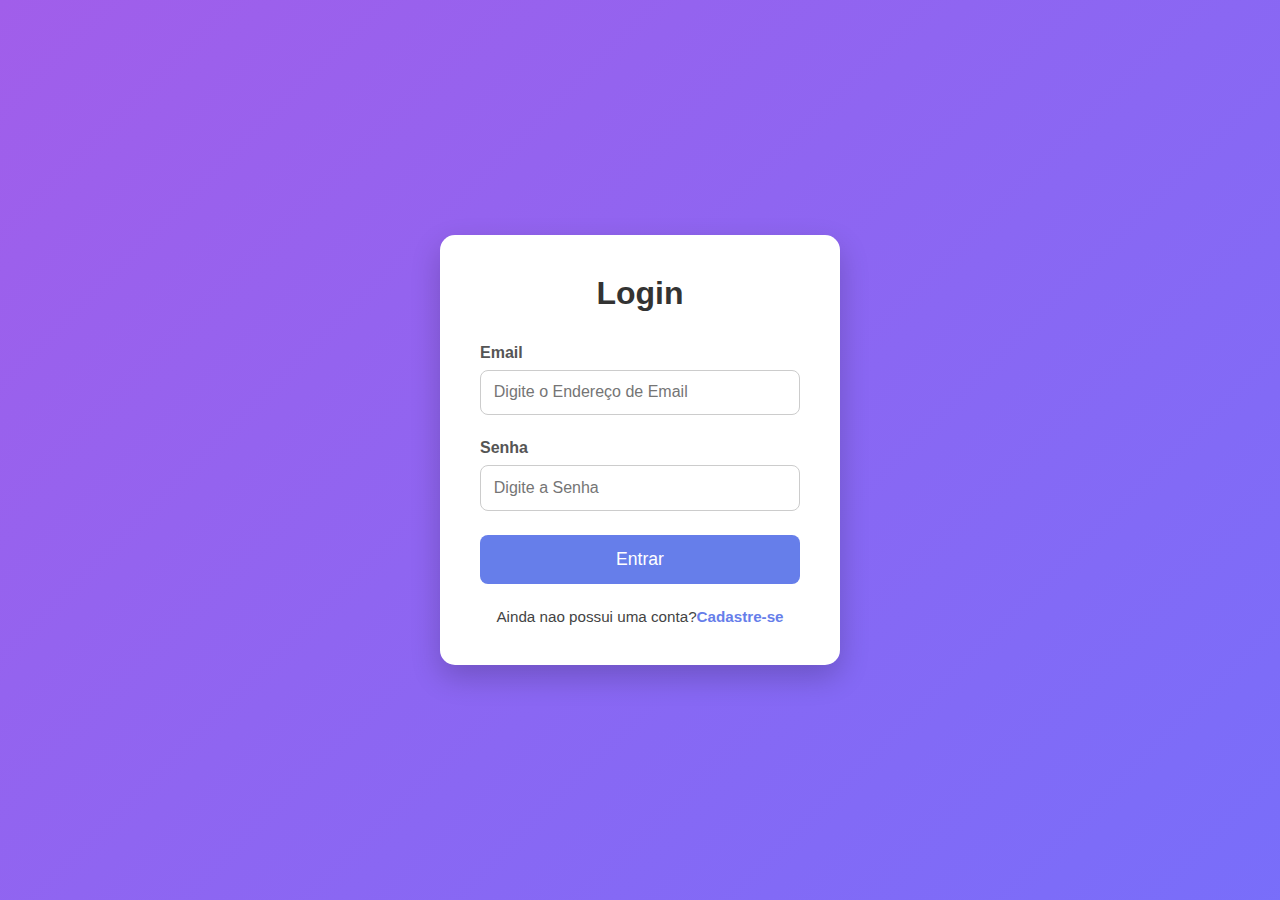
<file: index.html>
<!DOCTYPE html>
<html lang="pt-br">
<head>
    <meta charset="UTF-8">
    <meta name="viewport" content="width=device-width, initial-scale=1.0">
    <title>Login</title>
    <link rel="stylesheet" href="login.css">
</head>
<body>
    <div class="container">
    <h1>Login</h1>
    <form>
        <div class="input-group">
            <Label for="Email">Email</Label>
            <input type="email" id="email" name="email" placeholder="Digite o Endereço de Email" size="50" maxlength="50" required/>
        </div>
        <div class="input-group">
            <Label for="Senha">Senha</Label>
            <input type="password" id="senha" name="senha" placeholder="Digite a Senha" size="10" maxlength="10"/>
        </div>
        <button type="submit">Entrar</button>
        <p class="link">Ainda nao possui uma conta?<a href="#">Cadastre-se</a></p>
    </form>
    </div>
</body>
</html>
</file>
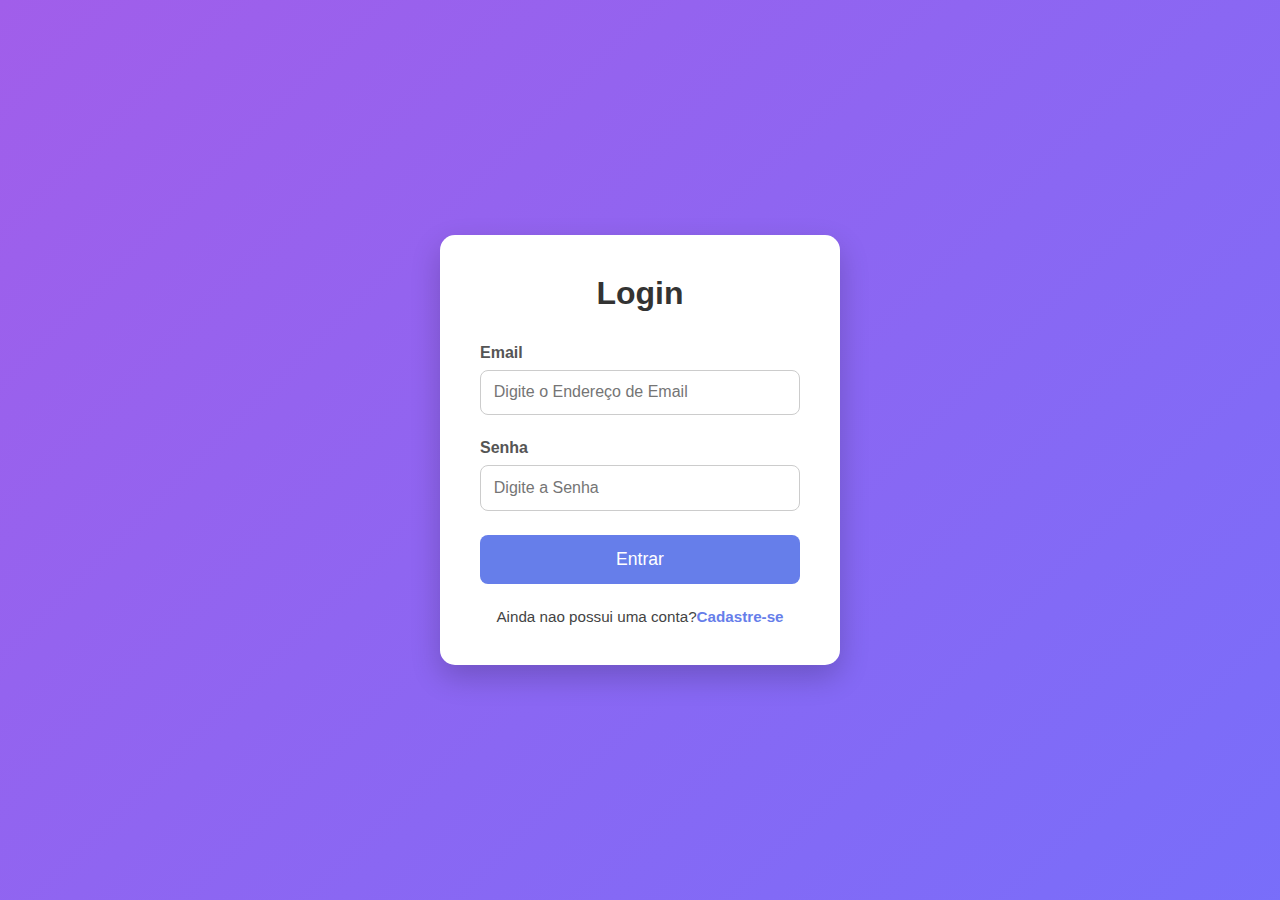
<file: PaginadeLogin.html>
<!DOCTYPE html>
<html lang="pt-br">
<head>
    <meta charset="UTF-8">
    <meta name="viewport" content="width=device-width, initial-scale=1.0">
    <title>Login</title>
    <link rel="stylesheet" href="login.css">
</head>
<body>
    <div class="container">
    <h1>Login</h1>
    <form>
        <div class="input-group">
            <Label for="Email">Email</Label>
            <input type="email" id="email" name="email" placeholder="Digite o Endereço de Email" size="50" maxlength="50" required/>
        </div>
        <div class="input-group">
            <Label for="Senha">Senha</Label>
            <input type="password" id="senha" name="senha" placeholder="Digite a Senha" size="10" maxlength="10"/>
        </div>
        <button type="submit">Entrar</button>
        <p class="link">Ainda nao possui uma conta?<a href="#">Cadastre-se</a></p>
    </form>
    </div>
</body>
</html>
</file>
<file: login.css>
/* Reset e configurações básicas */
* {
    margin: 0;
    padding: 0;
    box-sizing: border-box;
  }
  
  body {
    font-family: 'Segoe UI', Tahoma, Geneva, Verdana, sans-serif;
    background: linear-gradient(-45deg, #667eea, #764ba2, #6b73ff, #a15eea);
    background-size: 400% 400%;
    animation: gradientAnimation 15s ease infinite;
    height: 100vh;
    display: flex;
    align-items: center;
    justify-content: center;
  }
  
  /* Animação do fundo */
  @keyframes gradientAnimation {
    0% { background-position: 0% 50%; }
    50% { background-position: 100% 50%; }
    100% { background-position: 0% 50%; }
  }
  
  /* Container do formulário */
  .container {
    background-color: #ffffff;
    padding: 2.5rem;
    border-radius: 15px;
    box-shadow: 0 12px 30px rgba(0, 0, 0, 0.2);
    width: 100%;
    max-width: 400px;
  }
  
  /* Título */
  .container h1 {
    text-align: center;
    margin-bottom: 2rem;
    color: #333333;
  }
  
  /* Grupo de inputs */
  .input-group {
    margin-bottom: 1.5rem;
  }
  
  .input-group label {
    display: block;
    margin-bottom: 0.5rem;
    font-weight: bold;
    color: #555555;
  }
  
  .input-group input {
    width: 100%;
    padding: 0.8rem;
    border: 1px solid #ccc;
    border-radius: 8px;
    font-size: 1rem;
    transition: border-color 0.3s, box-shadow 0.3s;
  }
  
  .input-group input:focus {
    border-color: #667eea;
    box-shadow: 0 0 0 3px rgba(102, 126, 234, 0.3);
    outline: none;
  }
  
  /* Botão */
  button {
    width: 100%;
    padding: 0.9rem;
    background-color: #667eea;
    color: white;
    border: none;
    border-radius: 8px;
    font-size: 1.1rem;
    cursor: pointer;
    transition: background-color 0.3s;
  }
  
  button:hover {
    background-color: #5a67d8;
  }
  
  /* Link de cadastro */
  .link {
    margin-top: 1.5rem;
    text-align: center;
    font-size: 0.95rem;
    color: #444444;
  }
  
  .link a {
    color: #667eea;
    text-decoration: none;
    font-weight: bold;
  }
  
  .link a:hover {
    text-decoration: underline;
  }
</file>
